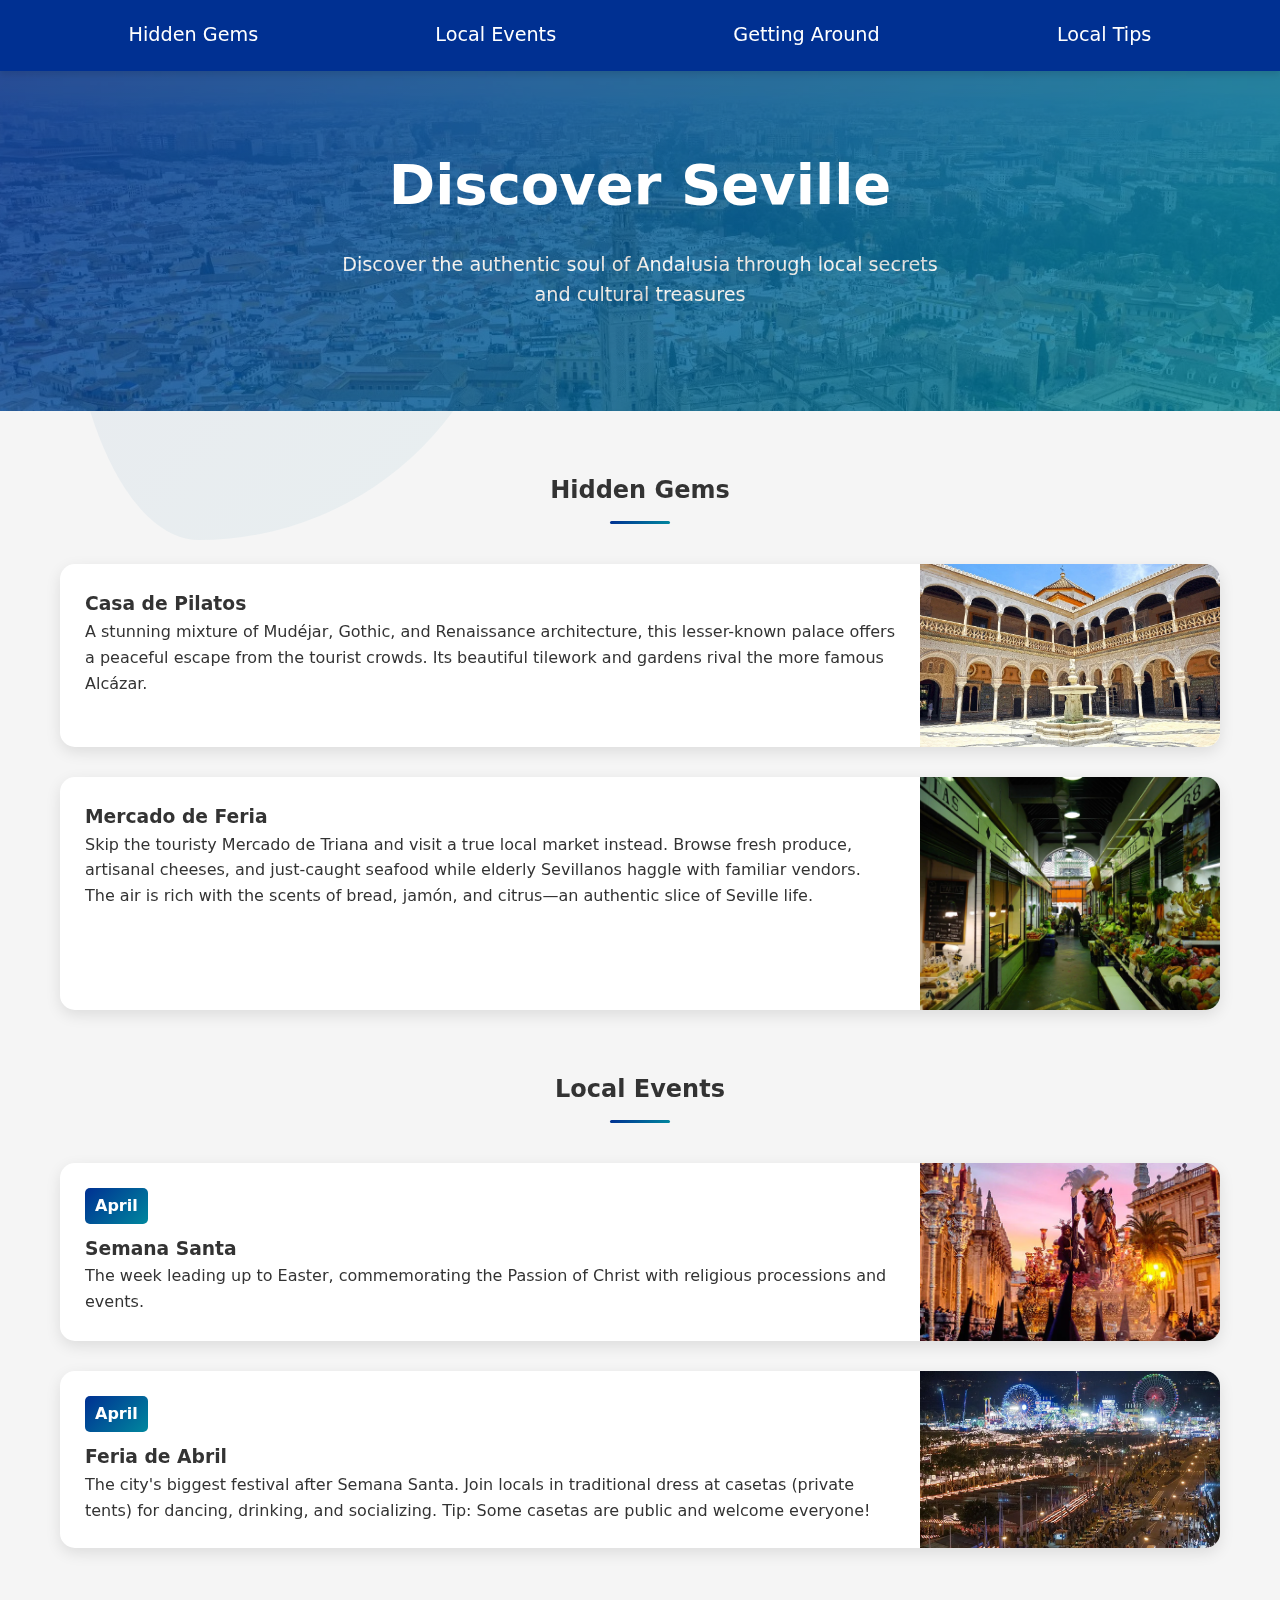
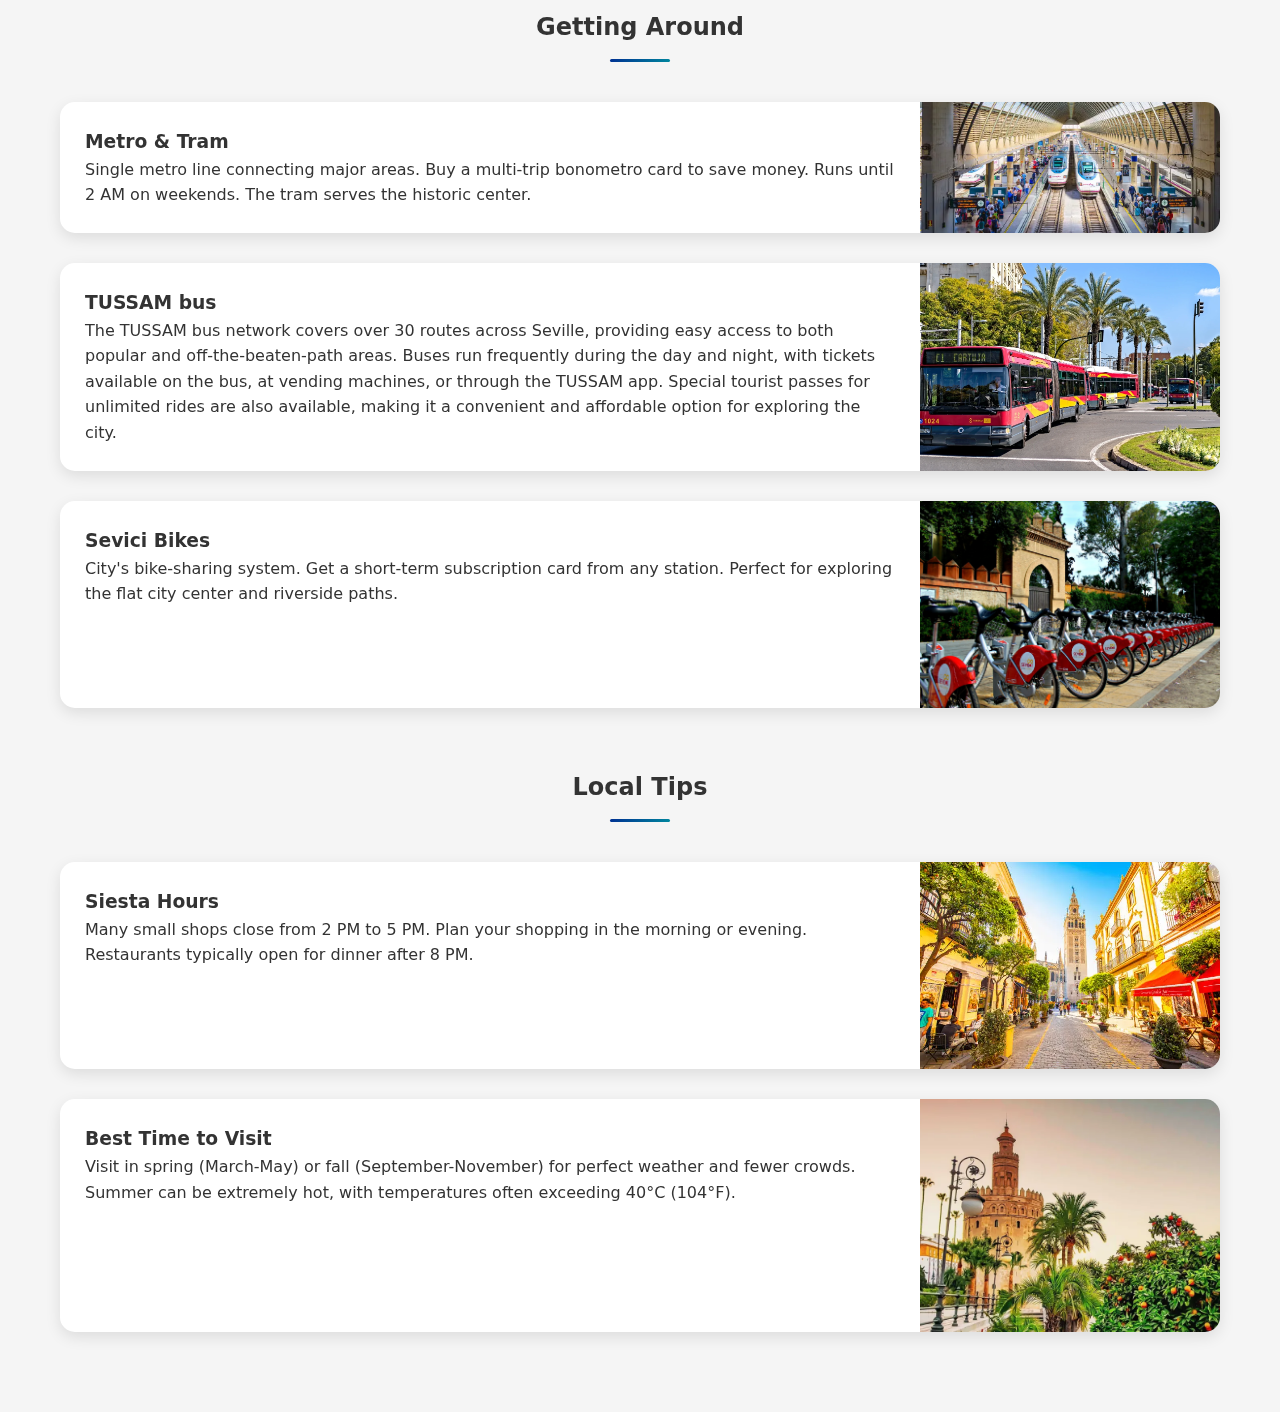
<file: Hidden Gems, Events, Transportation/DiscoverSeville.html>
<!DOCTYPE html>
<html lang="en">
<head>
    <meta charset="UTF-8">
    <title>Discover Seville</title>
    <link rel="stylesheet" href="DiscoverSeville.css">
</head>
<body>
    <nav class="navbar">
        <ul class="nav-links">
            <li><a href="#hidden-gems">Hidden Gems</a></li>
            <li><a href="#events">Local Events</a></li>
            <li><a href="#transportation">Getting Around</a></li>
            <li><a href="#local-tips">Local Tips</a></li>
        </ul>
    </nav>

    <div class="bg-patterns">
        <div class="bg-pattern pattern1"></div>
        <div class="bg-pattern pattern2"></div>
    </div>

    <div class="hero">
        <h1>Discover Seville</h1>
        <p>Discover the authentic soul of Andalusia through local secrets and cultural treasures</p>
    </div>

    <div class="page-content">
        <section id="hidden-gems">
            <h2 class="section-title">Hidden Gems</h2>
            
            <div class="card">
                <div class="card-content">
                    <h3>Casa de Pilatos</h3>
                    <p>A stunning mixture of Mudéjar, Gothic, and Renaissance architecture, this lesser-known palace offers a peaceful escape from the tourist crowds. Its beautiful tilework and gardens rival the more famous Alcázar.</p>
                </div>
                <div class="card-image">
                    <img src="webp-images/casa de Pilatos.webp" loading="lazy" alt="Casa de Pilatos">
                </div>
            </div>
            
            <div class="card">
                <div class="card-content">
                    <h3>Mercado de Feria</h3>
                    <p>Skip the touristy Mercado de Triana and visit a true local market instead. Browse fresh produce, artisanal cheeses, and just-caught seafood while elderly Sevillanos haggle with familiar vendors. The air is rich with the scents of bread, jamón, and citrus—an authentic slice of Seville life.</p>
                </div>
                <div class="card-image">
                    <img src="webp-images/mercado de Feria.webp" loading="lazy" alt="Mercado de Feria">
                </div>
            </div>
        </section>

        <section id="events">
            <h2 class="section-title">Local Events</h2>
            
            <div class="card">
                <div class="card-content">
                    <span class="event-date">April</span>
                    <h3>Semana Santa</h3>
                    <p>The week leading up to Easter, commemorating the Passion of Christ with religious processions and events.</p>
                </div>
                <div class="card-image">
                    <img src="webp-images/semana-santa-guia-sevilla.webp" loading="lazy" alt="Semana Santa">
                </div>
            </div>

            <div class="card">
                <div class="card-content">
                    <span class="event-date">April</span>
                    <h3>Feria de Abril</h3>
                    <p>The city's biggest festival after Semana Santa. Join locals in traditional dress at casetas (private tents) for dancing, drinking, and socializing. Tip: Some casetas are public and welcome everyone!</p>
                </div>
                <div class="card-image">
                    <img src="webp-images/feria de abril.webp" loading="lazy" alt="Feria de Abril">
                </div>
            </div>
            
        </section>

        <section id="transportation">
            <h2 class="section-title">Getting Around</h2>
            
            <div class="card">
                <div class="card-content">
                    <h3>Metro & Tram</h3>
                    <p>Single metro line connecting major areas. Buy a multi-trip bonometro card to save money. Runs until 2 AM on weekends. The tram serves the historic center.</p>
                </div>
                <div class="card-image">
                    <img src="webp-images/metro.webp" loading="lazy" alt="Seville Metro">
                </div>
            </div>

            <div class="card">
                <div class="card-content">
                    <h3>TUSSAM bus</h3>
                    <p>The TUSSAM bus network covers over 30 routes across Seville, providing easy access to both popular and off-the-beaten-path areas. Buses run frequently during the day and night, with tickets available on the bus, at vending machines, or through the TUSSAM app. Special tourist passes for unlimited rides are also available, making it a convenient and affordable option for exploring the city.</p>
                </div>
                <div class="card-image">
                    <img src="webp-images/Autobus-Sevilla-transporte.webp" loading="lazy" alt="TUSSAM bus network">
                </div>
            </div>
            
            <div class="card">
                <div class="card-content">
                    <h3>Sevici Bikes</h3>
                    <p>City's bike-sharing system. Get a short-term subscription card from any station. Perfect for exploring the flat city center and riverside paths.</p>
                </div>
                <div class="card-image">
                    <img src="webp-images/sevici-station-scaled.webp" loading="lazy" alt="Sevici Bikes">
                </div>
            </div>
        </section>

        <section id="local-tips">
            <h2 class="section-title">Local Tips</h2>
            
            <div class="card">
                <div class="card-content">
                    <h3>Siesta Hours</h3>
                    <p>Many small shops close from 2 PM to 5 PM. Plan your shopping in the morning or evening. Restaurants typically open for dinner after 8 PM.</p>
                </div>
                <div class="card-image">
                    <img src="webp-images/istockphoto-1344545914-612x612.webp" loading="lazy" alt="Seville Street">
                </div>
            </div>
            
            <div class="card">
                <div class="card-content">
                    <h3>Best Time to Visit</h3>
                    <p>Visit in spring (March-May) or fall (September-November) for perfect weather and fewer crowds. Summer can be extremely hot, with temperatures often exceeding 40°C (104°F).</p>
                </div>
                <div class="card-image">
                    <img src="webp-images/seville su.webp" loading="lazy" alt="Seville Spring">
                </div>
            </div>
        </section>
    </div>
</body>
</html>
</file>
<file: Hidden Gems, Events, Transportation/DiscoverSeville.css>
:root {
    --gradient1: linear-gradient(135deg, #003092, #00879E);
    --primary: #003092;
    --secondary: #C14600;
    --text: #333;
    --background: #f5f5f5;
    --white: #ffffff;
}

* {
    margin: 0;
    padding: 0;
    box-sizing: border-box;
}

body {
    font-family: system-ui, -apple-system, sans-serif;
    background: var(--background);
    color: var(--text);
    line-height: 1.6;
}


.bg-patterns {
    position: fixed;
    top: 0;
    left: 0;
    width: 100%;
    height: 100%;
    z-index: -1;
    overflow: hidden;
}

.bg-pattern {
    position: absolute;
    opacity: 0.05;
}

.pattern1 {
    top: 10%;
    left: 5%;
    width: 50vh;
    height: 50vh;
    background: var(--gradient1);
    border-radius: 30% 70% 70% 30% / 30% 30% 70% 70%;
}

.page-content {
    max-width: 1200px;
    margin: 0 auto;
    padding: 20px;
}


.hero {
    text-align: center;
    padding: 100px 20px;
    margin: -20px -20px 40px -20px;
    background: var(--gradient1);
    color: var(--white);
    position: relative;
    overflow: hidden;
}

.hero::before {
    content: '';
    position: absolute;
    top: 0;
    left: 0;
    width: 100%;
    height: 100%;
    background: url("webp-images/seville\ img\ of\ city.webp");
    opacity: 0.2;
    background-repeat: no-repeat;
    background-size: cover;

}

.hero h1 {
    font-size: 3.5em;
    margin-bottom: 20px;
    position: relative;
}

.hero p {
    font-size: 1.2em;
    max-width: 600px;
    margin: 0 auto;
}


section {
    margin-bottom: 60px;
}

.section-title {
    text-align: center;
    margin-bottom: 40px;
    position: relative;
    padding-bottom: 15px;
}

.section-title::after {
    content: '';
    position: absolute;
    bottom: 0;
    left: 50%;
    transform: translateX(-50%);
    width: 60px;
    height: 3px;
    background: var(--gradient1);
    border-radius: 2px;
}


.card {
    background: var(--white);
    border-radius: 15px;
    overflow: hidden;
    margin-bottom: 30px;
    box-shadow: 0 5px 15px rgba(0,0,0,0.1);
    display: flex;
    transition: transform 0.3s ease;
}

.card:hover {
    transform: translateY(-5px);
}

.card-content {
    padding: 25px;
    flex: 1;
}

.card-image {
    width: 300px;
    position: relative;
    overflow: hidden;
}

.card-image img {
    width: 100%;
    height: 100%;
    object-fit: cover;
    transition: transform 0.3s ease;
}

.card:hover .card-image img {
    transform: scale(1.05);
}

.event-date {
    display: inline-block;
    padding: 5px 10px;
    background: var(--gradient1);
    color: var(--white);
    border-radius: 5px;
    margin-bottom: 10px;
    font-weight: bold;
}

.navbar {
    position: fixed;
    top: 0;
    left: 0;
    width: 100%;
    background-color: var(--primary);
    z-index: 10;
    box-shadow: 0 4px 6px rgba(0, 0, 0, 0.1);
    padding: 10px 20px;
    display: flex;
    justify-content: center;
}

.nav-links {
    list-style: none;
    display: flex;
    justify-content: space-around;
    width: 100%;
    max-width: 1200px;
}

.nav-links li {
    margin: 0;
}

.nav-links a {
    color: var(--white);
    text-decoration: none;
    font-size: 1.2em;
    padding: 10px;
    display: block;
    transition: background-color 0.3s ease;
}

body {
    padding-top: 60px; 
}

@media (max-width: 1024px) {
    .hero h1 {
        font-size: 2.5em;
    }
    
    
    .card {
        flex-direction: column;
    }
    .card-image {
        max-width: 100%;
        height: 250px;
    }
}

@media (max-width: 768px) {
    .hero {
        padding: 60px 15px;
    }
    .hero h1 {
        font-size: 2em;
    }
    .hero p {
        font-size: 1em;
    }
    .card {
        flex-direction: column;
    }

    .hero::before {
        background-size: cover;
        background-position: center;
    }

    .card-image {
        max-width: 100%;
        height: 200px;
        object-fit: cover;
    }
    .card-content {
        padding: 15px;
    }
    .nav-links {
        flex-direction: row;
        justify-content: space-around;
    }
    .nav-links a {
        font-size: 1em;
        padding: 8px;
    }
}
</file>
